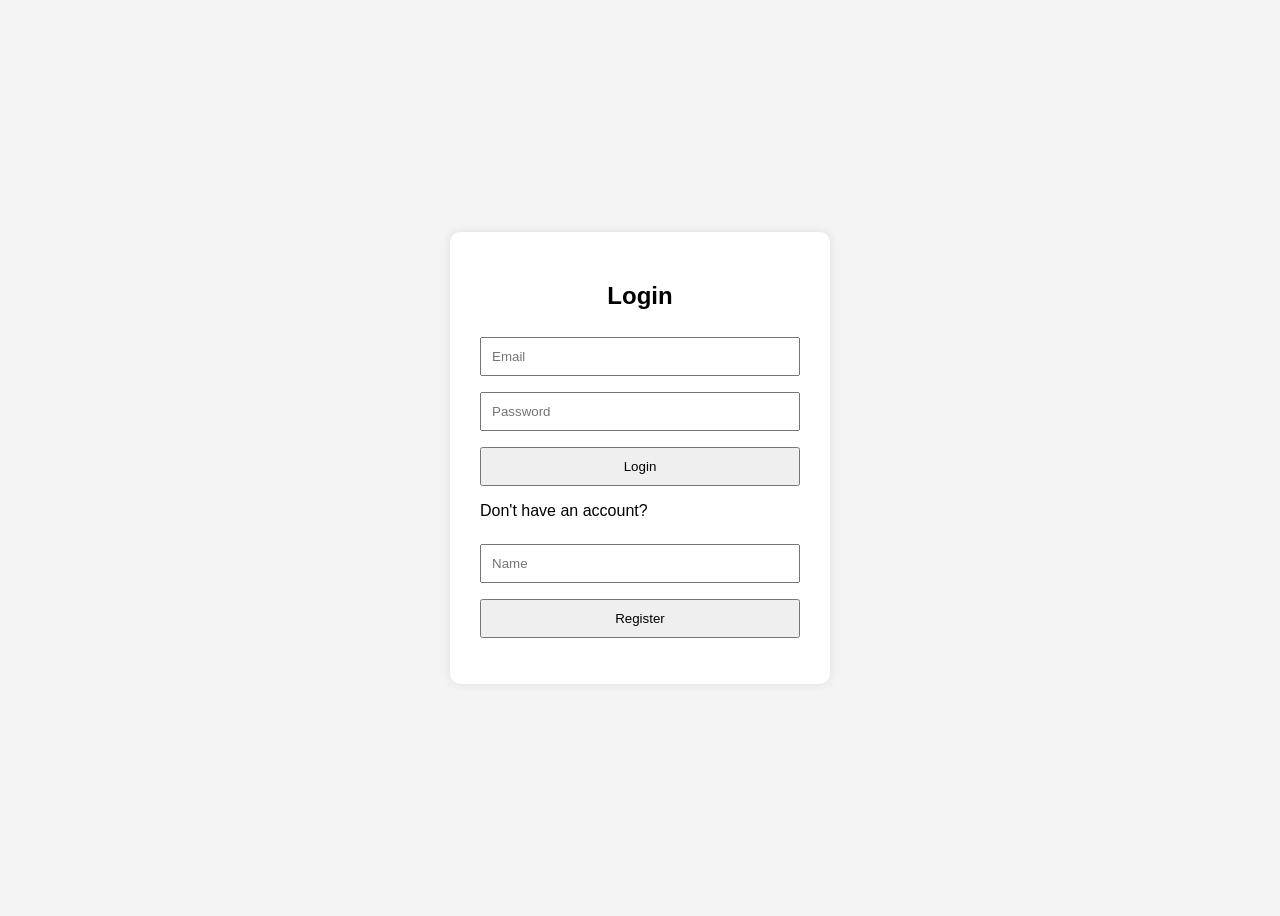
<file: frontend/index.html>
<!doctype html>
<html lang="en">
  <head>
    <meta charset="UTF-8" />
    <meta name="viewport" content="width=device-width, initial-scale=1.0" />
    <title>Login System</title>
    <style>
      body {
        font-family: Arial, sans-serif;
        background: #f4f4f4;
        display: flex;
        justify-content: center;
        align-items: center;
        height: 100vh;
      }

      .container {
        background: white;
        padding: 30px;
        width: 320px;
        border-radius: 10px;
        box-shadow: 0 0 10px rgba(0, 0, 0, 0.1);
      }

      h2 {
        text-align: center;
      }

      input {
        width: 100%;
        padding: 10px;
        margin: 8px 0;
        box-sizing: border-box;
      }

      button {
        width: 100%;
        padding: 10px;
        margin-top: 8px;
        cursor: pointer;
      }

      #message {
        margin-top: 15px;
        text-align: center;
      }
    </style>
  </head>
  <body>
    <div class="container">
      <h2>Login</h2>

      <input type="email" id="email" placeholder="Email" />
      <input type="password" id="password" placeholder="Password" />

      <button onclick="login()">Login</button>

      <p>Don't have an account?</p>

      <input type="text" id="name" placeholder="Name" />
      <button onclick="register()">Register</button>

      <p id="message"></p>
    </div>

    <script src="app.js"></script>
  </body>
</html>
</file>
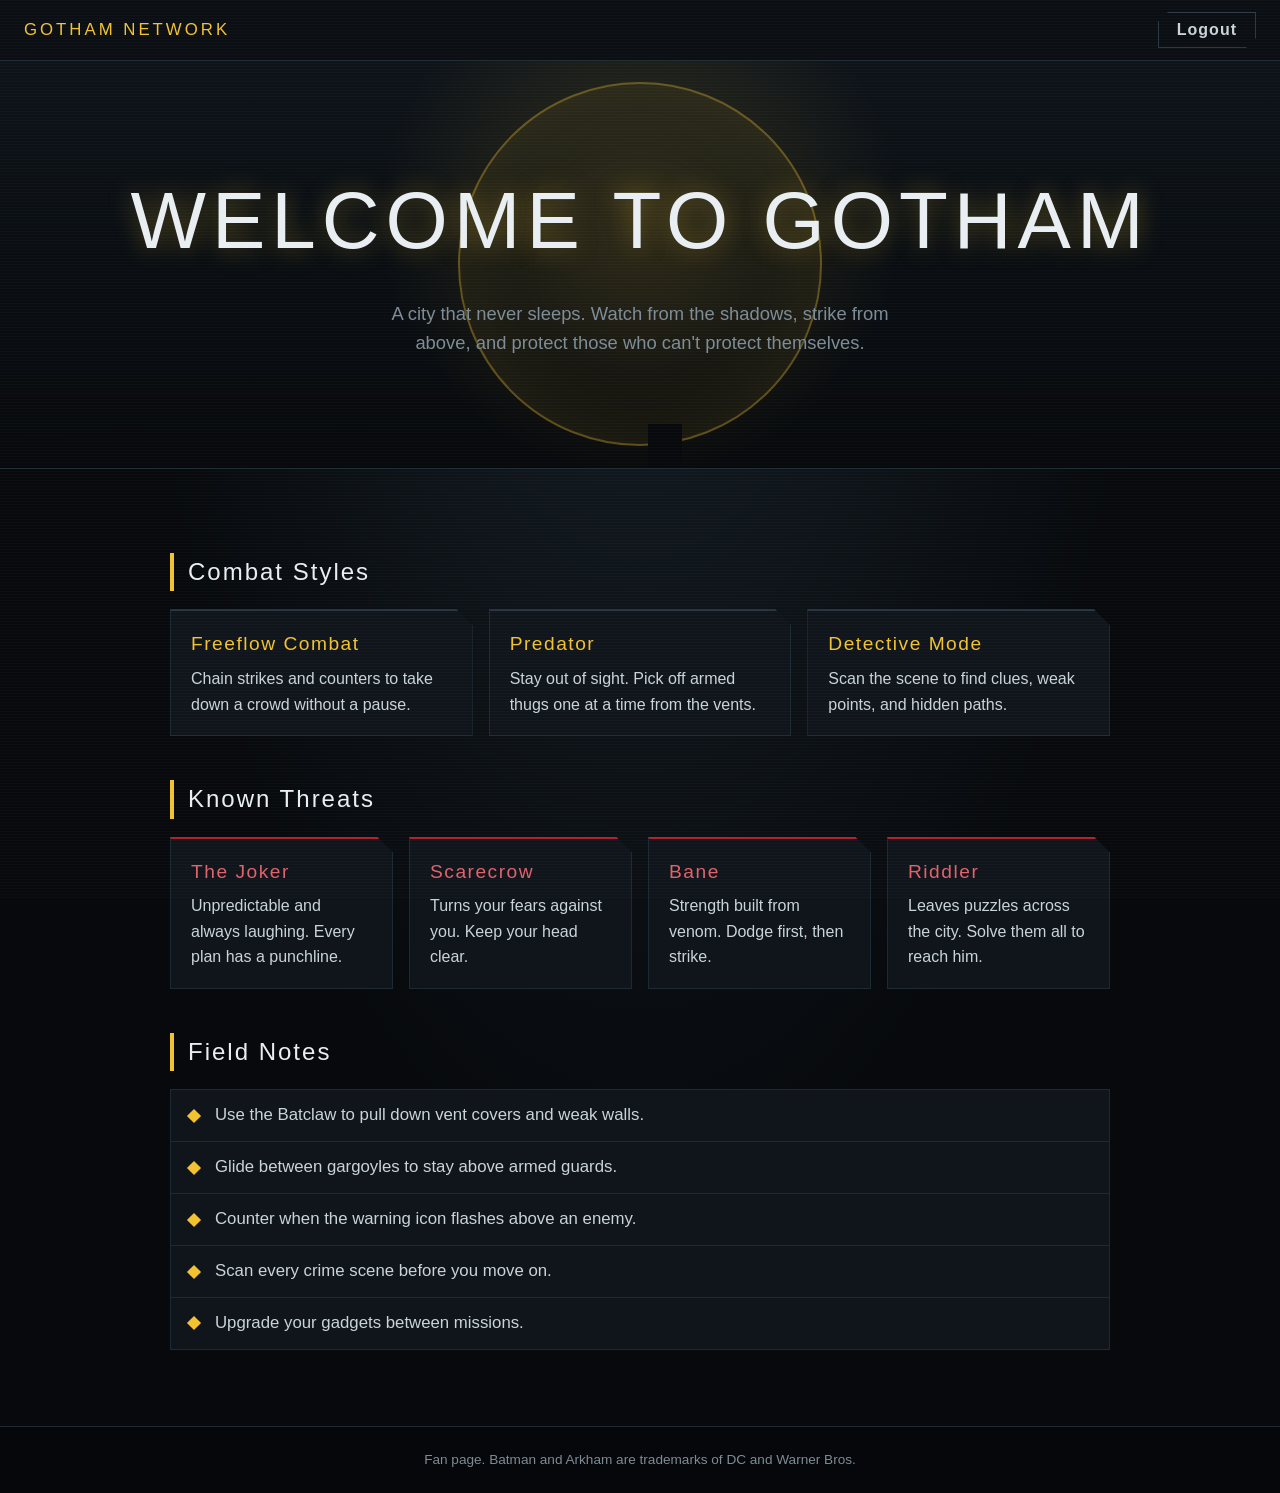
<file: frontend/dashboard.html>
<!doctype html>
<html lang="en">
  <head>
    <meta charset="UTF-8" />
    <meta name="viewport" content="width=device-width, initial-scale=1.0" />
    <title>Gotham Network</title>
    <link rel="stylesheet" href="style.css" />
  </head>
  <body class="dashboard">
    <header class="topbar">
      <span>GOTHAM NETWORK</span>
      <button class="logout-btn" onclick="logout()">Logout</button>
    </header>

    <section class="hero">
      <h1>Welcome to Gotham</h1>
      <p>
        A city that never sleeps. Watch from the shadows, strike from above,
        and protect those who can't protect themselves.
      </p>
    </section>

    <main>
      <h2>Combat Styles</h2>
      <div class="grid">
        <div class="block">
          <h3>Freeflow Combat</h3>
          <p>Chain strikes and counters to take down a crowd without a pause.</p>
        </div>
        <div class="block">
          <h3>Predator</h3>
          <p>Stay out of sight. Pick off armed thugs one at a time from the vents.</p>
        </div>
        <div class="block">
          <h3>Detective Mode</h3>
          <p>Scan the scene to find clues, weak points, and hidden paths.</p>
        </div>
      </div>

      <h2>Known Threats</h2>
      <div class="grid threats">
        <div class="block">
          <h3>The Joker</h3>
          <p>Unpredictable and always laughing. Every plan has a punchline.</p>
        </div>
        <div class="block">
          <h3>Scarecrow</h3>
          <p>Turns your fears against you. Keep your head clear.</p>
        </div>
        <div class="block">
          <h3>Bane</h3>
          <p>Strength built from venom. Dodge first, then strike.</p>
        </div>
        <div class="block">
          <h3>Riddler</h3>
          <p>Leaves puzzles across the city. Solve them all to reach him.</p>
        </div>
      </div>

      <h2>Field Notes</h2>
      <ul class="tips">
        <li>Use the Batclaw to pull down vent covers and weak walls.</li>
        <li>Glide between gargoyles to stay above armed guards.</li>
        <li>Counter when the warning icon flashes above an enemy.</li>
        <li>Scan every crime scene before you move on.</li>
        <li>Upgrade your gadgets between missions.</li>
      </ul>
    </main>

    <footer class="footer">
      Fan page. Batman and Arkham are trademarks of DC and Warner Bros.
    </footer>

    <script>
      function logout() {
        localStorage.removeItem("token");
        window.location.href = "index.html";
      }
    </script>
  </body>
</html>
</file>
<file: frontend/style.css>
/* ==========================================================
   BATMAN: ARKHAM DASHBOARD - single self-contained stylesheet
   (does not depend on style.css)
   ========================================================== */

:root {
  --bg: #07090c;
  --panel: #10151b;
  --panel-edge: #1d2a33;
  --steel: #2a3a45;
  --text: #c9d4da;
  --muted: #7d8c96;
  --scan: #f2c230;      /* detective-vision yellow */
  --scan-dim: rgba(242, 194, 48, 0.35);
  --alert: #b3202a;
}

* {
  box-sizing: border-box;
}

body.dashboard {
  margin: 0;
  min-height: 100vh;
  background:
    radial-gradient(ellipse at 50% -10%, #17222b 0%, transparent 60%),
    var(--bg);
  color: var(--text);
  font-family: "Rajdhani", "Segoe UI", "Trebuchet MS", sans-serif;
  font-size: 1.05rem;
  line-height: 1.6;
}

/* faint scanlines over the whole screen */
body.dashboard::before {
  content: "";
  position: fixed;
  inset: 0;
  pointer-events: none;
  background: repeating-linear-gradient(
    to bottom,
    rgba(255, 255, 255, 0.025) 0,
    rgba(255, 255, 255, 0.025) 1px,
    transparent 1px,
    transparent 3px
  );
  z-index: 10;
}

/* ---------- top bar ---------- */

.topbar {
  display: flex;
  justify-content: space-between;
  align-items: center;
  gap: 12px;
  padding: 12px 24px;
  background: #0b0f13;
  border-bottom: 1px solid var(--panel-edge);
}

.topbar span {
  font-family: "Impact", "Arial Narrow Bold", sans-serif;
  letter-spacing: 3px;
  color: var(--scan);
}

.logout-btn {
  padding: 8px 18px;
  background: transparent;
  color: var(--text);
  font-family: inherit;
  font-size: 1rem;
  font-weight: 700;
  letter-spacing: 1px;
  border: 1px solid var(--steel);
  border-radius: 0;
  cursor: pointer;
  clip-path: polygon(10px 0, 100% 0, 100% calc(100% - 10px), calc(100% - 10px) 100%, 0 100%, 0 10px);
  transition: color 0.15s, border-color 0.15s, background 0.15s;
}

.logout-btn:hover {
  color: #fff;
  background: var(--alert);
  border-color: var(--alert);
}

.logout-btn:focus-visible,
.block:focus-visible {
  outline: 2px solid var(--scan);
  outline-offset: 3px;
}

/* ---------- hero ---------- */

.hero {
  position: relative;
  padding: 96px 24px 110px;
  text-align: center;
  overflow: hidden;
  border-bottom: 1px solid var(--panel-edge);
  background:
    radial-gradient(circle at 50% 38%, rgba(242, 194, 48, 0.16) 0%, transparent 38%),
    linear-gradient(to bottom, #0d1319 0%, #07090c 100%);
}

/* the signal: a glowing ring with a bat shape cut into it */
.hero::before {
  content: "";
  position: absolute;
  left: 50%;
  top: 50%;
  width: 360px;
  height: 360px;
  transform: translate(-50%, -50%);
  border-radius: 50%;
  border: 2px solid var(--scan-dim);
  box-shadow: 0 0 80px rgba(242, 194, 48, 0.12) inset;
  pointer-events: none;
}

/* skyline silhouette */
.hero::after {
  content: "";
  position: absolute;
  left: 0;
  right: 0;
  bottom: 0;
  height: 46px;
  background:
    linear-gradient(#07090c, #07090c) 2% 100% / 40px 30px no-repeat,
    linear-gradient(#07090c, #07090c) 9% 100% / 30px 42px no-repeat,
    linear-gradient(#07090c, #07090c) 16% 100% / 50px 24px no-repeat,
    linear-gradient(#07090c, #07090c) 27% 100% / 28px 38px no-repeat,
    linear-gradient(#07090c, #07090c) 38% 100% / 56px 28px no-repeat,
    linear-gradient(#07090c, #07090c) 52% 100% / 34px 44px no-repeat,
    linear-gradient(#07090c, #07090c) 63% 100% / 48px 26px no-repeat,
    linear-gradient(#07090c, #07090c) 74% 100% / 30px 40px no-repeat,
    linear-gradient(#07090c, #07090c) 84% 100% / 52px 30px no-repeat,
    linear-gradient(#07090c, #07090c) 95% 100% / 36px 36px no-repeat;
}

.hero h1 {
  position: relative;
  z-index: 1;
  margin: 0 0 14px;
  font-family: "Impact", "Arial Narrow Bold", sans-serif;
  font-weight: 400;
  font-size: clamp(2.4rem, 8vw, 5rem);
  letter-spacing: 6px;
  text-transform: uppercase;
  color: #e8eef1;
  text-shadow: 0 0 24px rgba(242, 194, 48, 0.35);
  animation: flicker 1.2s steps(1) 1;
}

.hero p {
  position: relative;
  z-index: 1;
  max-width: 540px;
  margin: 0 auto;
  font-size: 1.15rem;
  color: var(--muted);
}

/* the one orchestrated moment: the title flickers on like a powering terminal */
@keyframes flicker {
  0%   { opacity: 0; }
  10%  { opacity: 1; }
  16%  { opacity: 0.2; }
  24%  { opacity: 1; }
  30%  { opacity: 0.5; }
  40%  { opacity: 1; }
}

/* ---------- content ---------- */

main {
  max-width: 980px;
  margin: 0 auto;
  padding: 40px 20px 20px;
}

main h2 {
  margin: 44px 0 18px;
  padding-left: 14px;
  border-left: 4px solid var(--scan);
  font-family: "Impact", "Arial Narrow Bold", sans-serif;
  font-weight: 400;
  font-size: 1.5rem;
  letter-spacing: 2px;
  color: #e8eef1;
}

.grid {
  display: grid;
  grid-template-columns: repeat(auto-fit, minmax(220px, 1fr));
  gap: 16px;
}

.block {
  position: relative;
  padding: 18px 18px 18px 20px;
  background: var(--panel);
  border: 1px solid var(--panel-edge);
  border-top: 2px solid var(--steel);
  clip-path: polygon(0 0, calc(100% - 16px) 0, 100% 16px, 100% 100%, 0 100%);
  transition: border-color 0.2s, background 0.2s;
}

.block:hover {
  background: #151d25;
  border-top-color: var(--scan);
}

.block h3 {
  margin: 0 0 6px;
  font-family: "Impact", "Arial Narrow Bold", sans-serif;
  font-weight: 400;
  font-size: 1.2rem;
  letter-spacing: 1.5px;
  color: var(--scan);
}

.block p {
  margin: 0;
  font-size: 1rem;
  color: var(--text);
}

/* threat cards get a red edge instead of steel */
.threats .block {
  border-top-color: var(--alert);
}

.threats .block:hover {
  border-top-color: #e0343f;
}

.threats .block h3 {
  color: #e0626b;
}

.tips {
  margin: 0;
  padding: 0;
  list-style: none;
  border: 1px solid var(--panel-edge);
  background: var(--panel);
}

.tips li {
  padding: 12px 18px 12px 44px;
  position: relative;
  border-bottom: 1px solid var(--panel-edge);
}

.tips li:last-child {
  border-bottom: 0;
}

.tips li::before {
  content: "";
  position: absolute;
  left: 18px;
  top: 50%;
  width: 10px;
  height: 10px;
  transform: translateY(-50%) rotate(45deg);
  background: var(--scan);
}

/* ---------- footer ---------- */

.footer {
  margin-top: 56px;
  padding: 22px;
  text-align: center;
  font-size: 0.85rem;
  color: var(--muted);
  background: #05070a;
  border-top: 1px solid var(--panel-edge);
}

/* ---------- responsive / motion ---------- */

@media (max-width: 600px) {
  .hero {
    padding: 64px 16px 90px;
  }

  .hero::before {
    width: 240px;
    height: 240px;
  }

  .topbar {
    padding: 10px 14px;
  }
}

@media (prefers-reduced-motion: reduce) {
  .hero h1 {
    animation: none;
  }

  .block,
  .logout-btn {
    transition: none;
  }
}
</file>
